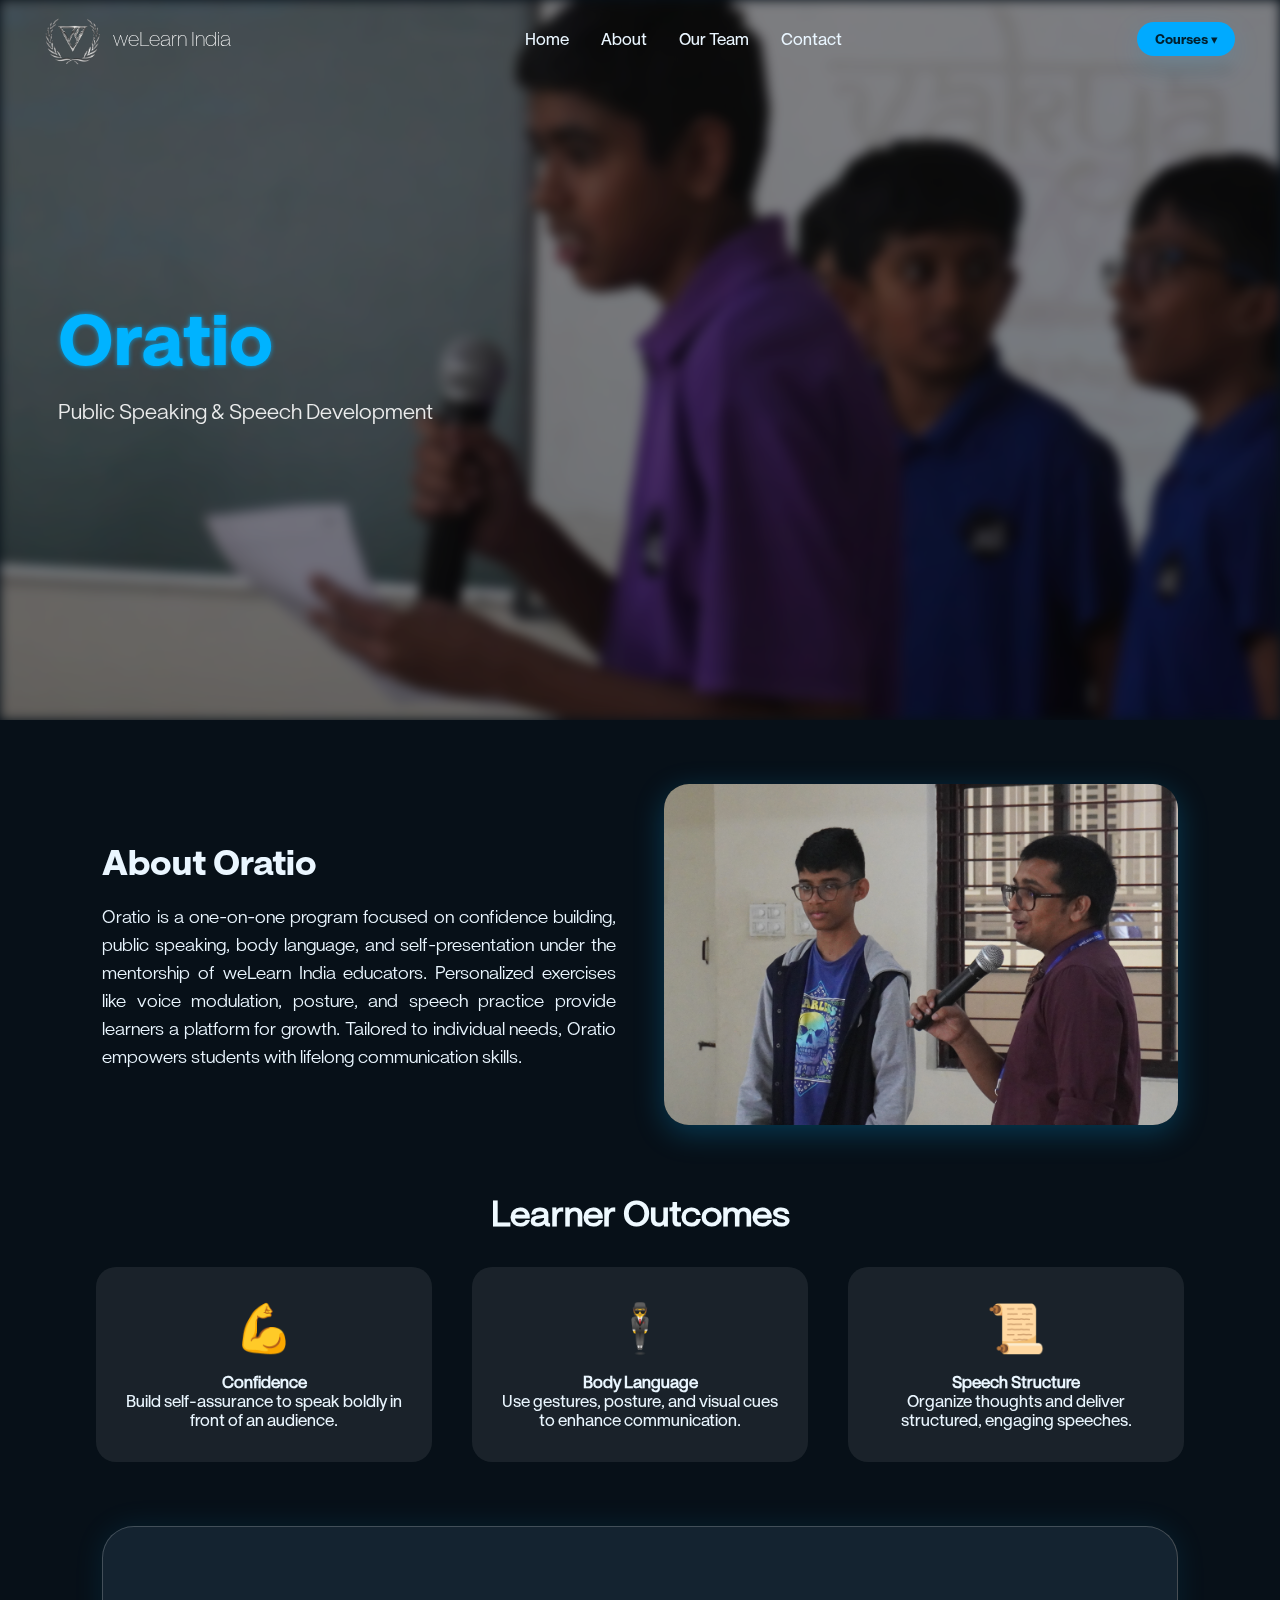
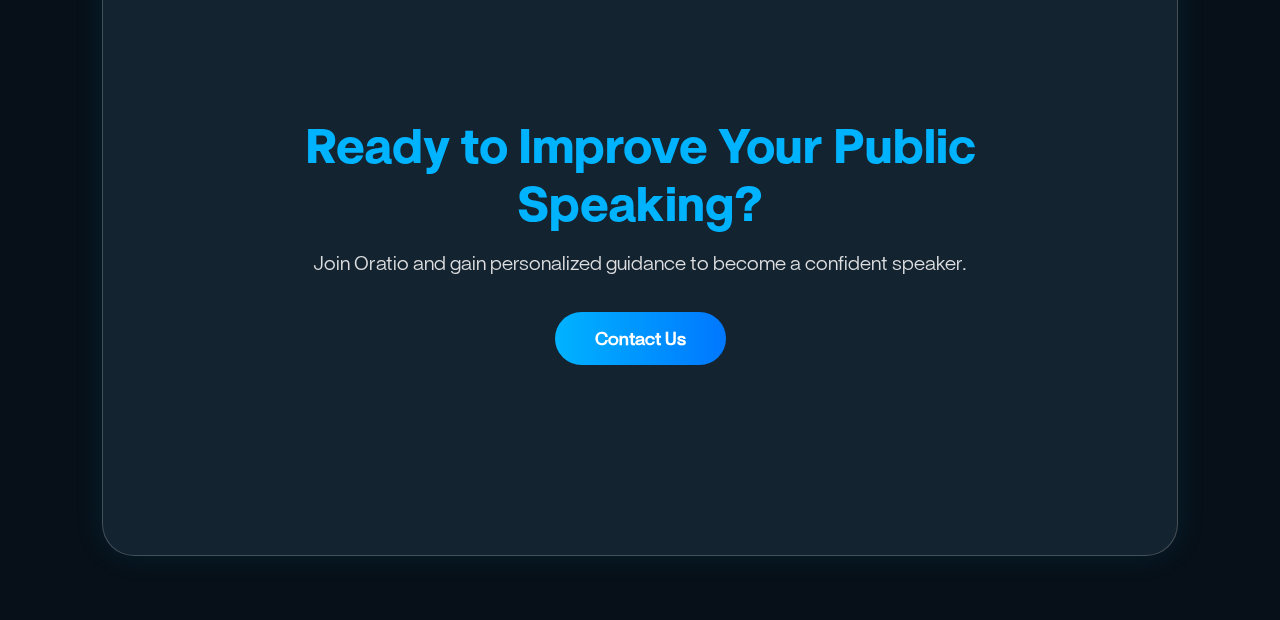
<file: courses/oratio.html>
<!DOCTYPE html>
<html lang="en">
<head>
  <meta charset="UTF-8" />
  <meta name="viewport" content="width=device-width, initial-scale=1.0" />
  <title>Oratio | weLearn India</title>
  <link rel="stylesheet" href="../styles/oratio.css" />
  <link rel="stylesheet" href="../style.css" />
</head>
<body>

  <!-- NAVBAR -->
  <nav id="navbar" class="transparent">
    <div class="nav-left">
      <a href="../index.html" class="logo-link">
        <img src="../files/logo.png" alt="weLearn logo" class="nav-logo" />
      </a>
      <span class="nav-title">weLearn India</span>
    </div>

    <ul class="nav-center">
      <li><a href="../index.html">Home</a></li>
      <li><a href="../about.html">About</a></li>
      <li><a href="../team.html">Our Team</a></li>
      <li><a href="../contact.html">Contact</a></li>
    </ul>

    <div class="nav-right">
      <div class="dropdown" id="courses-dropdown">
        <button id="courses-btn" class="courses-btn">Courses ▾</button>
        <div id="courses-menu" class="dropdown-menu">
          <a href="Vakya.html">Vakya</a>
          <a href="Vartha.html">Vartha</a>
          <a href="Prudentia.html">Prudentia</a>
          <a href="Oratio.html">Oratio</a>
        </div>
      </div>
    </div>
  </nav>

  <!-- HERO SECTION -->
  <section class="course-hero">
    <div class="hero-bg"></div>
    <div class="hero-content">
      <h1><span class="highlight">Oratio</span></h1>
      <p class="hero-sub">Public Speaking & Speech Development</p>
    </div>
  </section>

  <!-- ABOUT COURSE -->
  <section class="course-intro fade-in">
    <div class="intro-container">
      <div class="intro-text">
        <h2>About Oratio</h2>
        <p>
          Oratio is a one-on-one program focused on confidence building, public speaking, body language, and self-presentation under the mentorship of weLearn India educators. 
          Personalized exercises like voice modulation, posture, and speech practice provide learners a platform for growth. 
          Tailored to individual needs, Oratio empowers students with lifelong communication skills.
        </p>
      </div>
      <div class="intro-img">
        <img src="../files/images/courses/oratioabout.png" alt="Oratio About Image">
      </div>
    </div>
  </section>


  <!-- OUTCOMES -->
  <section class="outcomes-section">
    <h2 class="section-title">Learner Outcomes</h2>
    <div class="outcomes-grid">

      <div class="outcome-card">
        <div class="outcome-icon">💪</div>
        <h4>Confidence</h4>
        <p>Build self-assurance to speak boldly in front of an audience.</p>
      </div>

      <div class="outcome-card">
        <div class="outcome-icon">🕴</div>
        <h4>Body Language</h4>
        <p>Use gestures, posture, and visual cues to enhance communication.</p>
      </div>

      <div class="outcome-card">
        <div class="outcome-icon">📜</div>
        <h4>Speech Structure</h4>
        <p>Organize thoughts and deliver structured, engaging speeches.</p>
      </div>

    </div>
  </section>

  <!-- CTA SECTION -->
  <section class="cta-section">
    <div class="cta-content">
      <h2>Ready to Improve Your Public Speaking?</h2>
      <p>Join Oratio and gain personalized guidance to become a confident speaker.</p>
      <a href="../contact.html" class="cta-button">Contact Us</a>
    </div>
  </section>

  <script src="../script.js"></script>
</body>
</html>
</file>
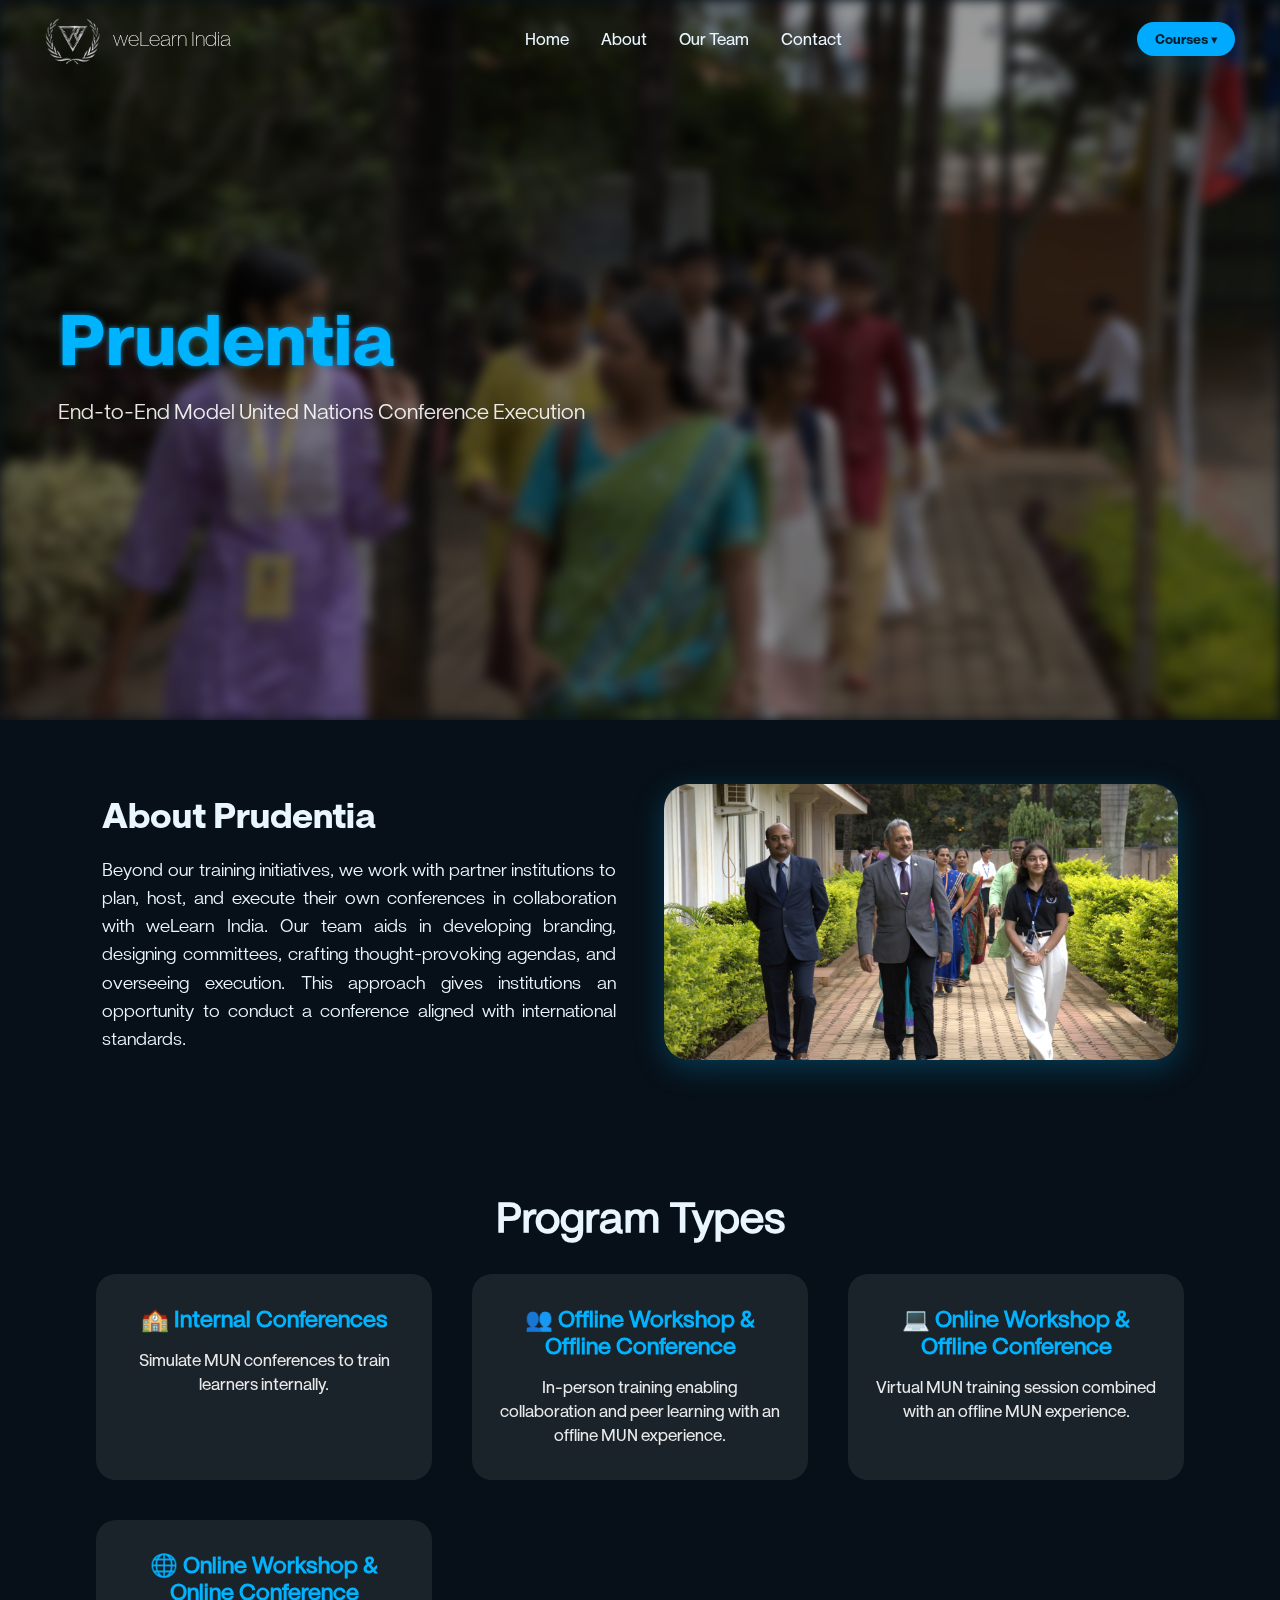
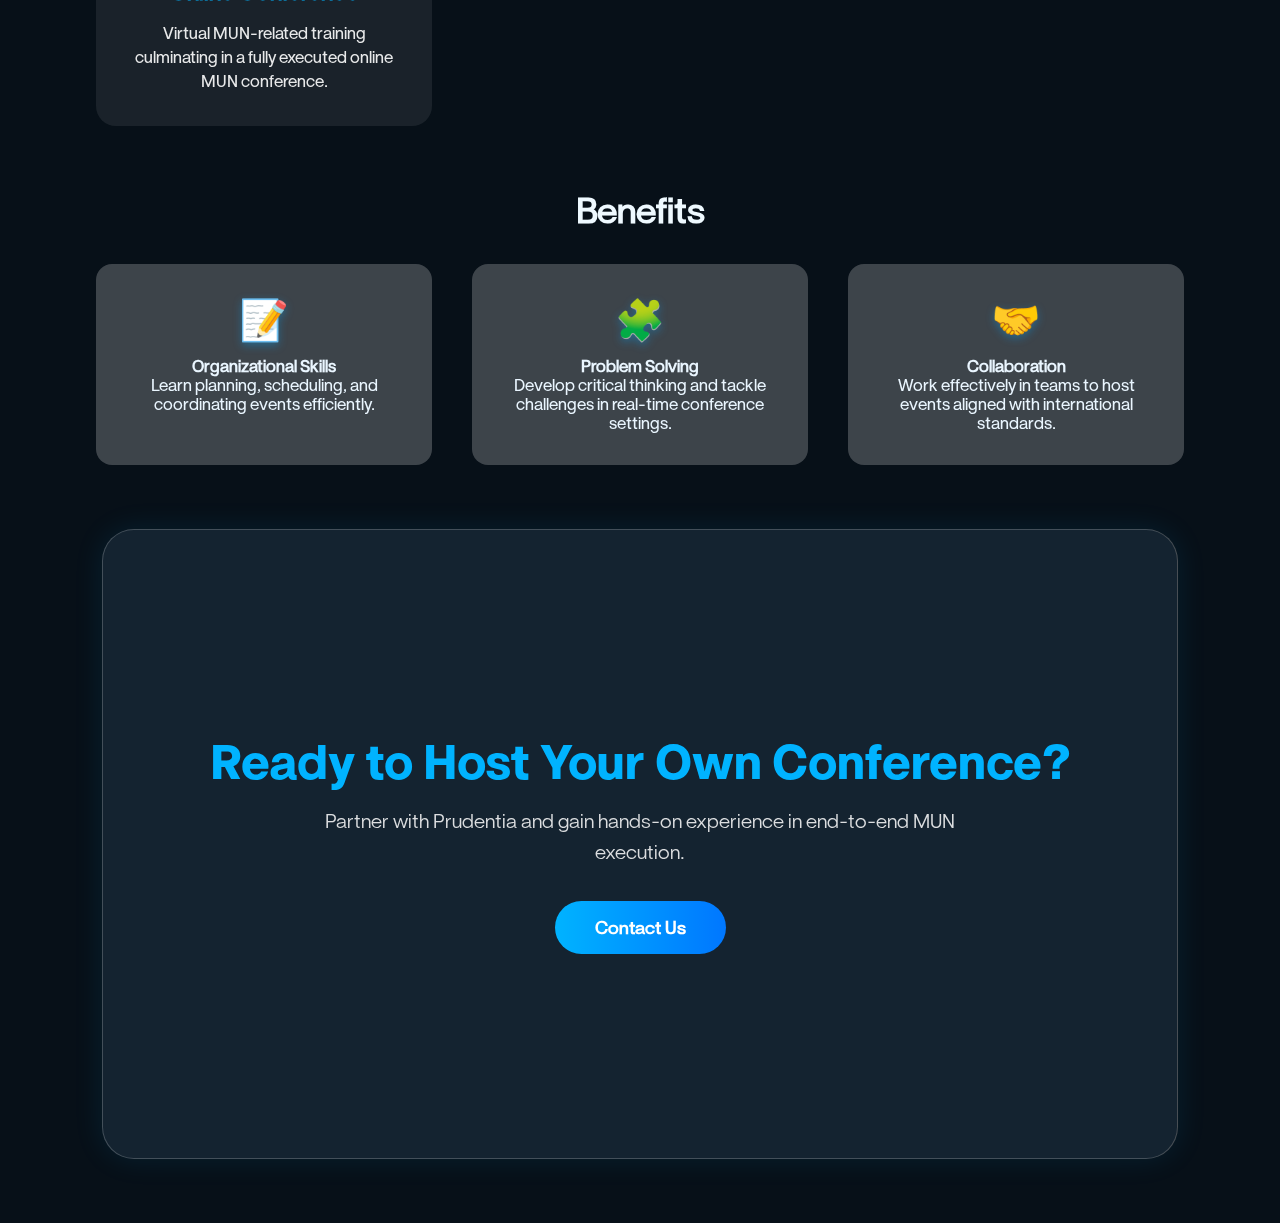
<file: courses/prudentia.html>
<!DOCTYPE html>
<html lang="en">
<head>
  <meta charset="UTF-8" />
  <meta name="viewport" content="width=device-width, initial-scale=1.0" />
  <title>Prudentia | weLearn India</title>
  <link rel="stylesheet" href="../styles/prudentia.css" />
  <link rel="stylesheet" href="../style.css" />
</head>
<body>

  <!-- NAVBAR -->
  <nav id="navbar" class="transparent">
    <div class="nav-left">
      <a href="../index.html" class="logo-link">
        <img src="../files/logo.png" alt="weLearn logo" class="nav-logo" />
      </a>
      <span class="nav-title">weLearn India</span>
    </div>

    <ul class="nav-center">
      <li><a href="../index.html">Home</a></li>
      <li><a href="../about.html">About</a></li>
      <li><a href="../team.html">Our Team</a></li>
      <li><a href="../contact.html">Contact</a></li>
    </ul>

    <div class="nav-right">
      <div class="dropdown" id="courses-dropdown">
        <button id="courses-btn" class="courses-btn">Courses ▾</button>
        <div id="courses-menu" class="dropdown-menu">
          <a href="Vakya.html">Vakya</a>
          <a href="Vartha.html">Vartha</a>
          <a href="Prudentia.html">Prudentia</a>
          <a href="Oratio.html">Oratio</a>
        </div>
      </div>
    </div>
  </nav>

  <!-- HERO SECTION -->
  <section class="course-hero">
    <div class="hero-bg"></div>
    <div class="hero-content">
      <h1><span class="highlight">Prudentia</span></h1>
      <p class="hero-sub">End-to-End Model United Nations Conference Execution</p>
    </div>
  </section>

  <!-- ABOUT COURSE -->
  <section class="course-intro fade-in">
    <div class="intro-container">
      <div class="intro-text">
        <h2>About Prudentia</h2>
        <p>
          Beyond our training initiatives, we work with partner institutions to plan, host, and execute their own conferences in collaboration with weLearn India. 
          Our team aids in developing branding, designing committees, crafting thought-provoking agendas, and overseeing execution. 
          This approach gives institutions an opportunity to conduct a conference aligned with international standards.
        </p>
      </div>
      <div class="intro-img">
        <img src="../files/images/courses/prudentiaabout.jpg" alt="Prudentia About Image">
      </div>
    </div>
  </section>

  <!-- LEVELS -->
  <section class="levels fade-in">
    <div class="container">
      <h2>Program Types</h2>
      <div class="levels-grid">
        <div class="level-card glass">
          <h3>🏫 Internal Conferences</h3>
          <p>Simulate MUN conferences to train learners internally.</p>
        </div>
        <div class="level-card glass">
          <h3>👥 Offline Workshop & Offline Conference</h3>
          <p>In-person training enabling collaboration and peer learning with an offline MUN experience.</p>
        </div>
        <div class="level-card glass">
          <h3>💻 Online Workshop & Offline Conference</h3>
          <p>Virtual MUN training session combined with an offline MUN experience.</p>
        </div>
        <div class="level-card glass">
          <h3>🌐 Online Workshop & Online Conference</h3>
          <p>Virtual MUN-related training culminating in a fully executed online MUN conference.</p>
        </div>
      </div>
    </div>
  </section>

  <!-- OUTCOMES -->
  <section class="outcomes-section">
    <h2 class="section-title">Benefits</h2>
    <div class="outcomes-grid">

      <div class="outcome-card">
        <div class="outcome-icon">📝</div>
        <h4>Organizational Skills</h4>
        <p>Learn planning, scheduling, and coordinating events efficiently.</p>
      </div>

      <div class="outcome-card">
        <div class="outcome-icon">🧩</div>
        <h4>Problem Solving</h4>
        <p>Develop critical thinking and tackle challenges in real-time conference settings.</p>
      </div>

      <div class="outcome-card">
        <div class="outcome-icon">🤝</div>
        <h4>Collaboration</h4>
        <p>Work effectively in teams to host events aligned with international standards.</p>
      </div>

    </div>
  </section>

  <!-- CTA SECTION -->
  <section class="cta-section">
    <div class="cta-content">
      <h2>Ready to Host Your Own Conference?</h2>
      <p>Partner with Prudentia and gain hands-on experience in end-to-end MUN execution.</p>
      <a href="../contact.html" class="cta-button">Contact Us</a>
    </div>
  </section>

  <script src="../script.js"></script>
</body>
</html>
</file>
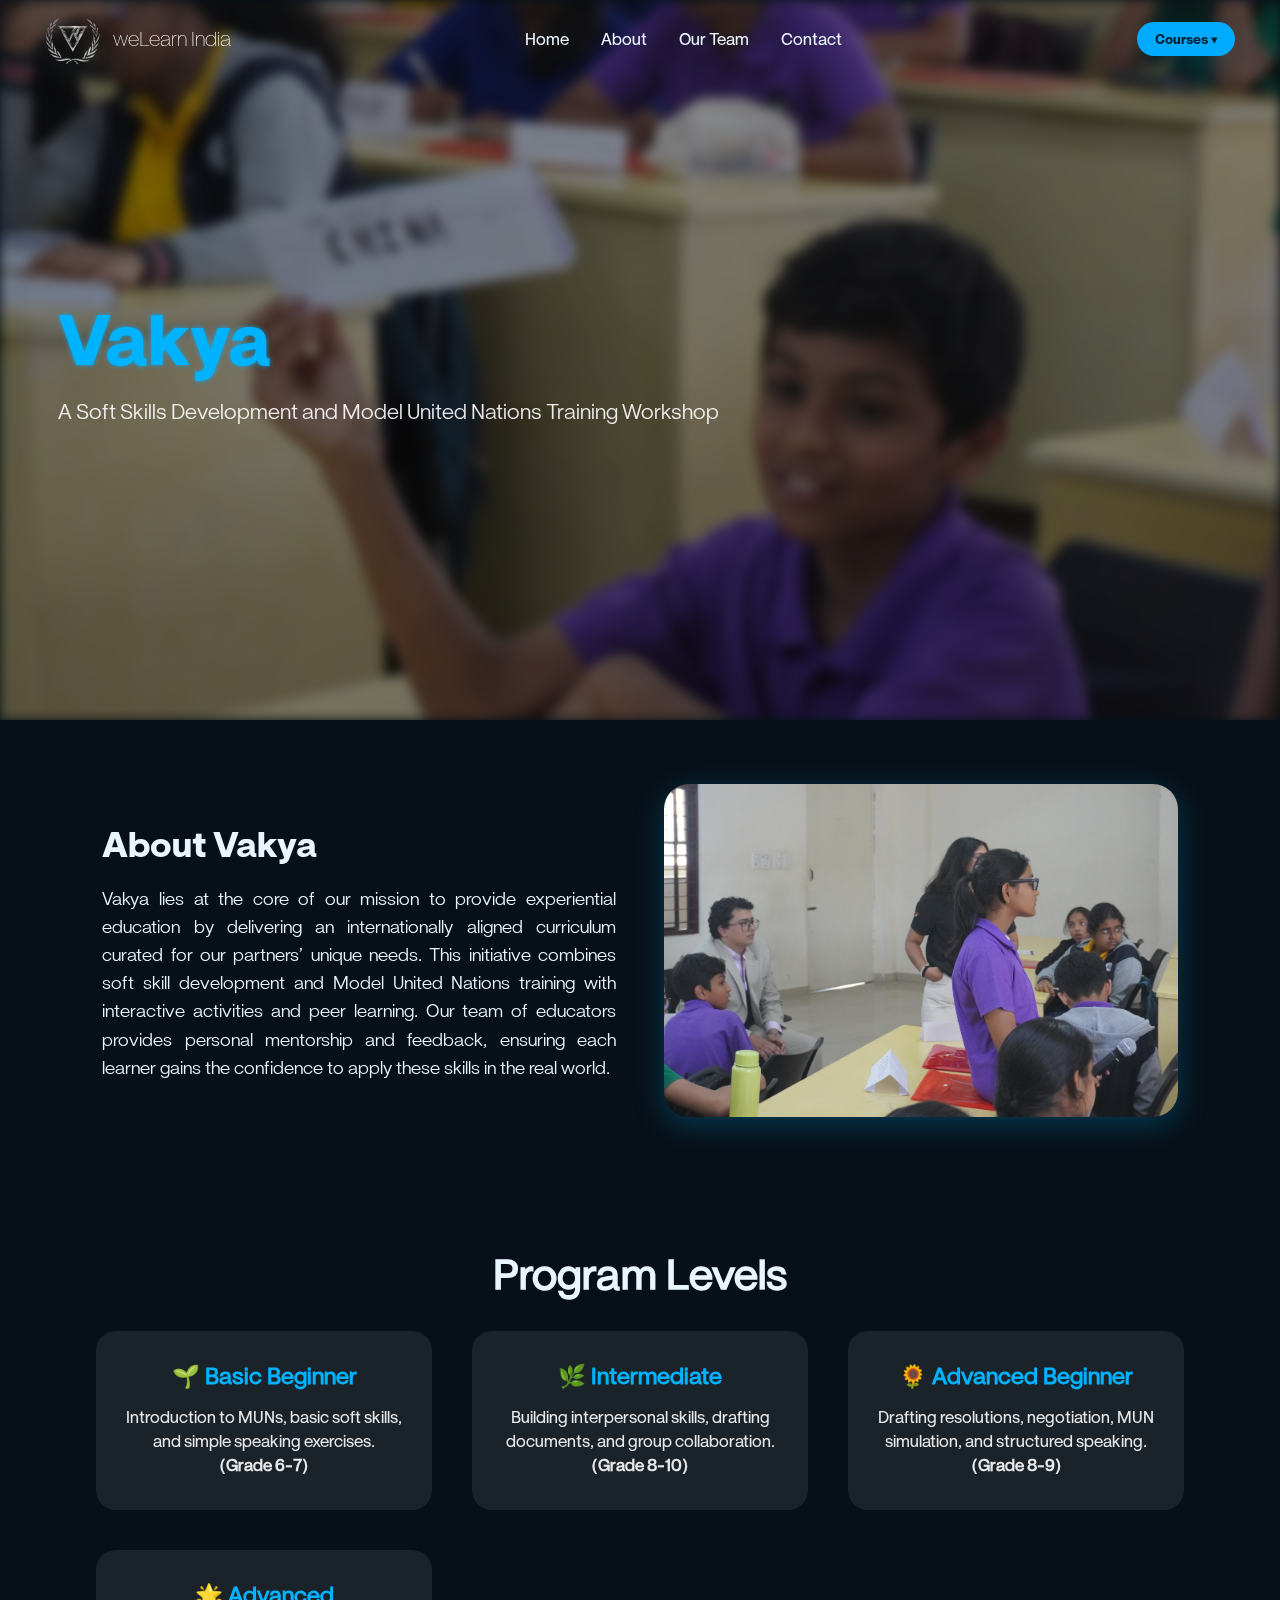
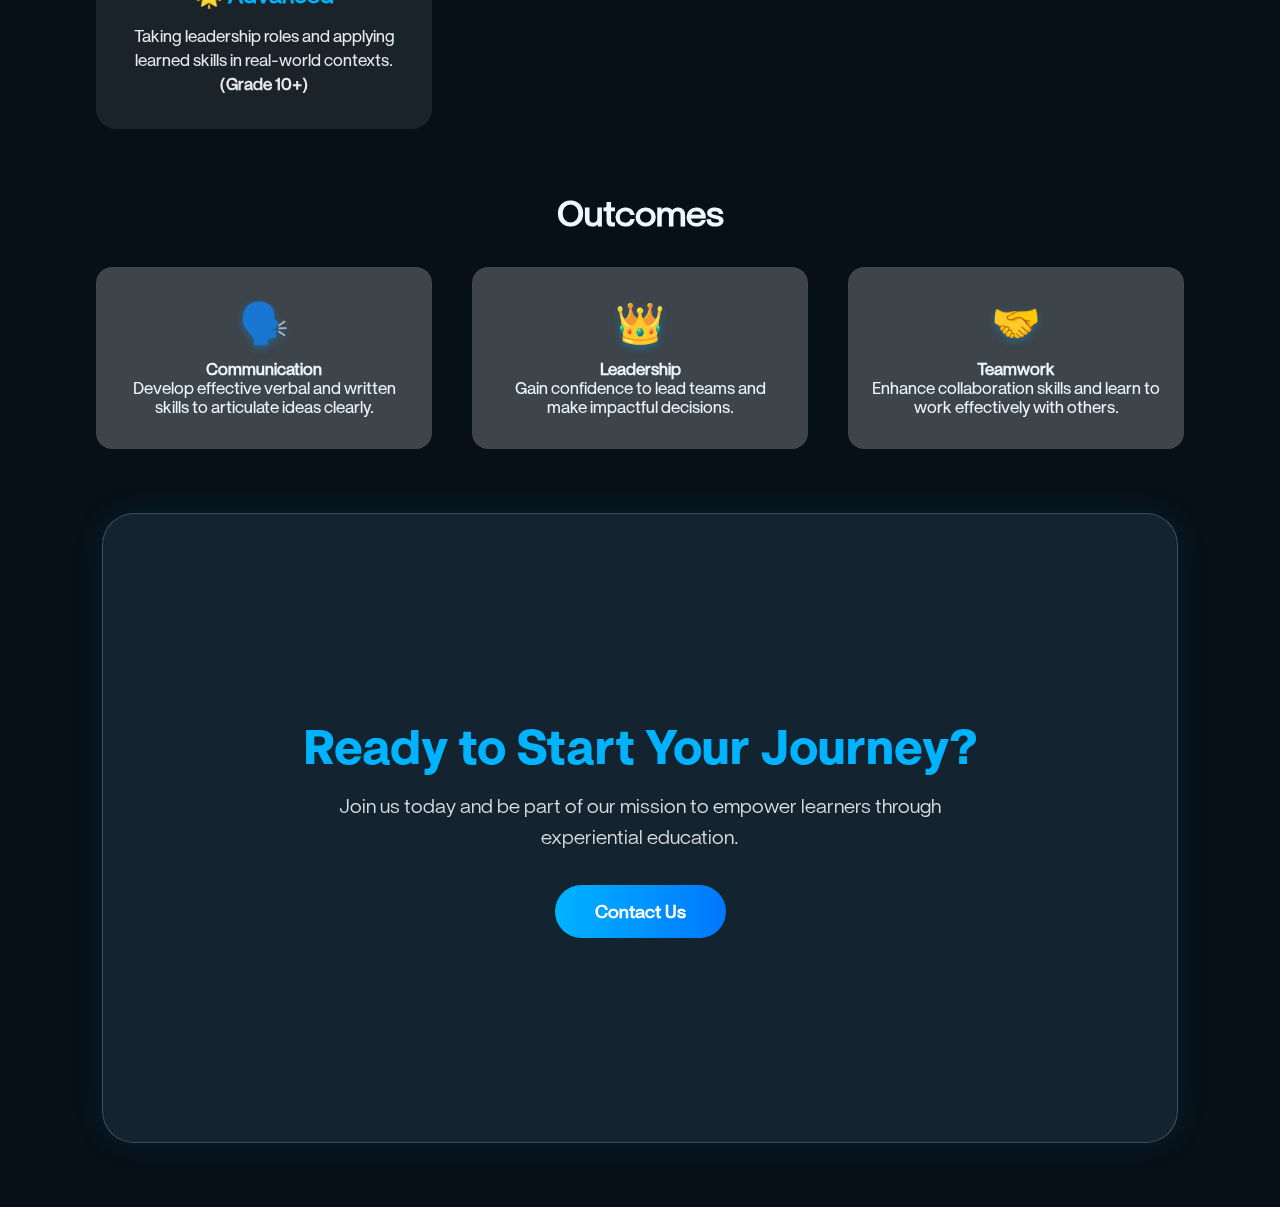
<file: courses/vakya.html>
<!DOCTYPE html>
<html lang="en">
<head>
  <meta charset="UTF-8" />
  <meta name="viewport" content="width=device-width, initial-scale=1.0" />
  <title>Vakya | weLearn India</title>
  <link rel="stylesheet" href="../styles/vakya.css" />
  <link rel="stylesheet" href="../style.css" />
</head>
<body>

  <!-- NAVBAR -->
  <nav id="navbar" class="transparent">
    <div class="nav-left">
      <a href="../index.html" class="logo-link">
        <img src="../files/logo.png" alt="weLearn logo" class="nav-logo" />
      </a>
      <span class="nav-title">weLearn India</span>
    </div>

    <ul class="nav-center">
      <li><a href="../index.html">Home</a></li>
      <li><a href="../about.html">About</a></li>
      <li><a href="../team.html">Our Team</a></li>
      <li><a href="../contact.html">Contact</a></li>
    </ul>

    <div class="nav-right">
      <div class="dropdown" id="courses-dropdown">
        <button id="courses-btn" class="courses-btn">Courses ▾</button>
        <div id="courses-menu" class="dropdown-menu">
          <a href="Vakya.html">Vakya</a>
          <a href="Vartha.html">Vartha</a>
          <a href="Prudentia.html">Prudentia</a>
          <a href="Oratio.html">Oratio</a>
        </div>
      </div>
    </div>
  </nav>

  <!-- HERO SECTION -->
  <section class="course-hero">
    <div class="hero-bg"></div>
    <div class="hero-content">
      <h1><span class="highlight">Vakya</span></h1>
      <p class="hero-sub">A Soft Skills Development and Model United Nations Training Workshop</p>
    </div>
  </section>

  <!-- ABOUT COURSE -->
  <section class="course-intro fade-in">
    <div class="intro-container">
      <div class="intro-text">
        <h2>About Vakya</h2>
        <p>
          Vakya lies at the core of our mission to provide experiential education by delivering an internationally aligned curriculum curated for our partners’ unique needs. 
          This initiative combines soft skill development and Model United Nations training with interactive activities and peer learning. 
          Our team of educators provides personal mentorship and feedback, ensuring each learner gains the confidence to apply these skills in the real world.
        </p>
      </div>
      <div class="intro-img">
        <img src="../files/images/courses/vakyaabout.png" alt="Vakya About Image">
      </div>
    </div>
  </section>

  <!-- LEVELS -->
  <section class="levels fade-in">
    <div class="container">
      <h2>Program Levels</h2>
      <div class="levels-grid">
        <div class="level-card glass">
          <h3>🌱 Basic Beginner</h3>
          <p>Introduction to MUNs, basic soft skills, and simple speaking exercises.<br><strong>(Grade 6–7)</strong></p>
        </div>
        <div class="level-card glass">
          <h3>🌿 Intermediate</h3>
          <p>Building interpersonal skills, drafting documents, and group collaboration.<br><strong>(Grade 8–10)</strong></p>
        </div>
        <div class="level-card glass">
          <h3>🌻 Advanced Beginner</h3>
          <p>Drafting resolutions, negotiation, MUN simulation, and structured speaking.<br><strong>(Grade 8–9)</strong></p>
        </div>
        <div class="level-card glass">
          <h3>🌟 Advanced</h3>
          <p>Taking leadership roles and applying learned skills in real-world contexts.<br><strong>(Grade 10+)</strong></p>
        </div>
      </div>
    </div>
  </section>

<section class="outcomes-section">
  <h2 class="section-title">Outcomes</h2>
  <div class="outcomes-grid">

    <!-- Outcome 1 -->
    <div class="outcome-card">
      <div class="outcome-icon">🗣️</div>
      <h4>Communication</h4>
      <p>Develop effective verbal and written skills to articulate ideas clearly.</p>
    </div>

    <!-- Outcome 2 -->
    <div class="outcome-card">
      <div class="outcome-icon">👑</div>
      <h4>Leadership</h4>
      <p>Gain confidence to lead teams and make impactful decisions.</p>
    </div>

    <!-- Outcome 3 -->
    <div class="outcome-card">
      <div class="outcome-icon">🤝</div>
      <h4>Teamwork</h4>
      <p>Enhance collaboration skills and learn to work effectively with others.</p>
    </div>

  </div>
</section>

<section class="cta-section">
  <div class="cta-content">
    <h2>Ready to Start Your Journey?</h2>
    <p>Join us today and be part of our mission to empower learners through experiential education.</p>
    <a href="../contact.html" class="cta-button">Contact Us</a>
  </div>
</section>


  <script src="../script.js"></script>
</body>
</html>
</file>
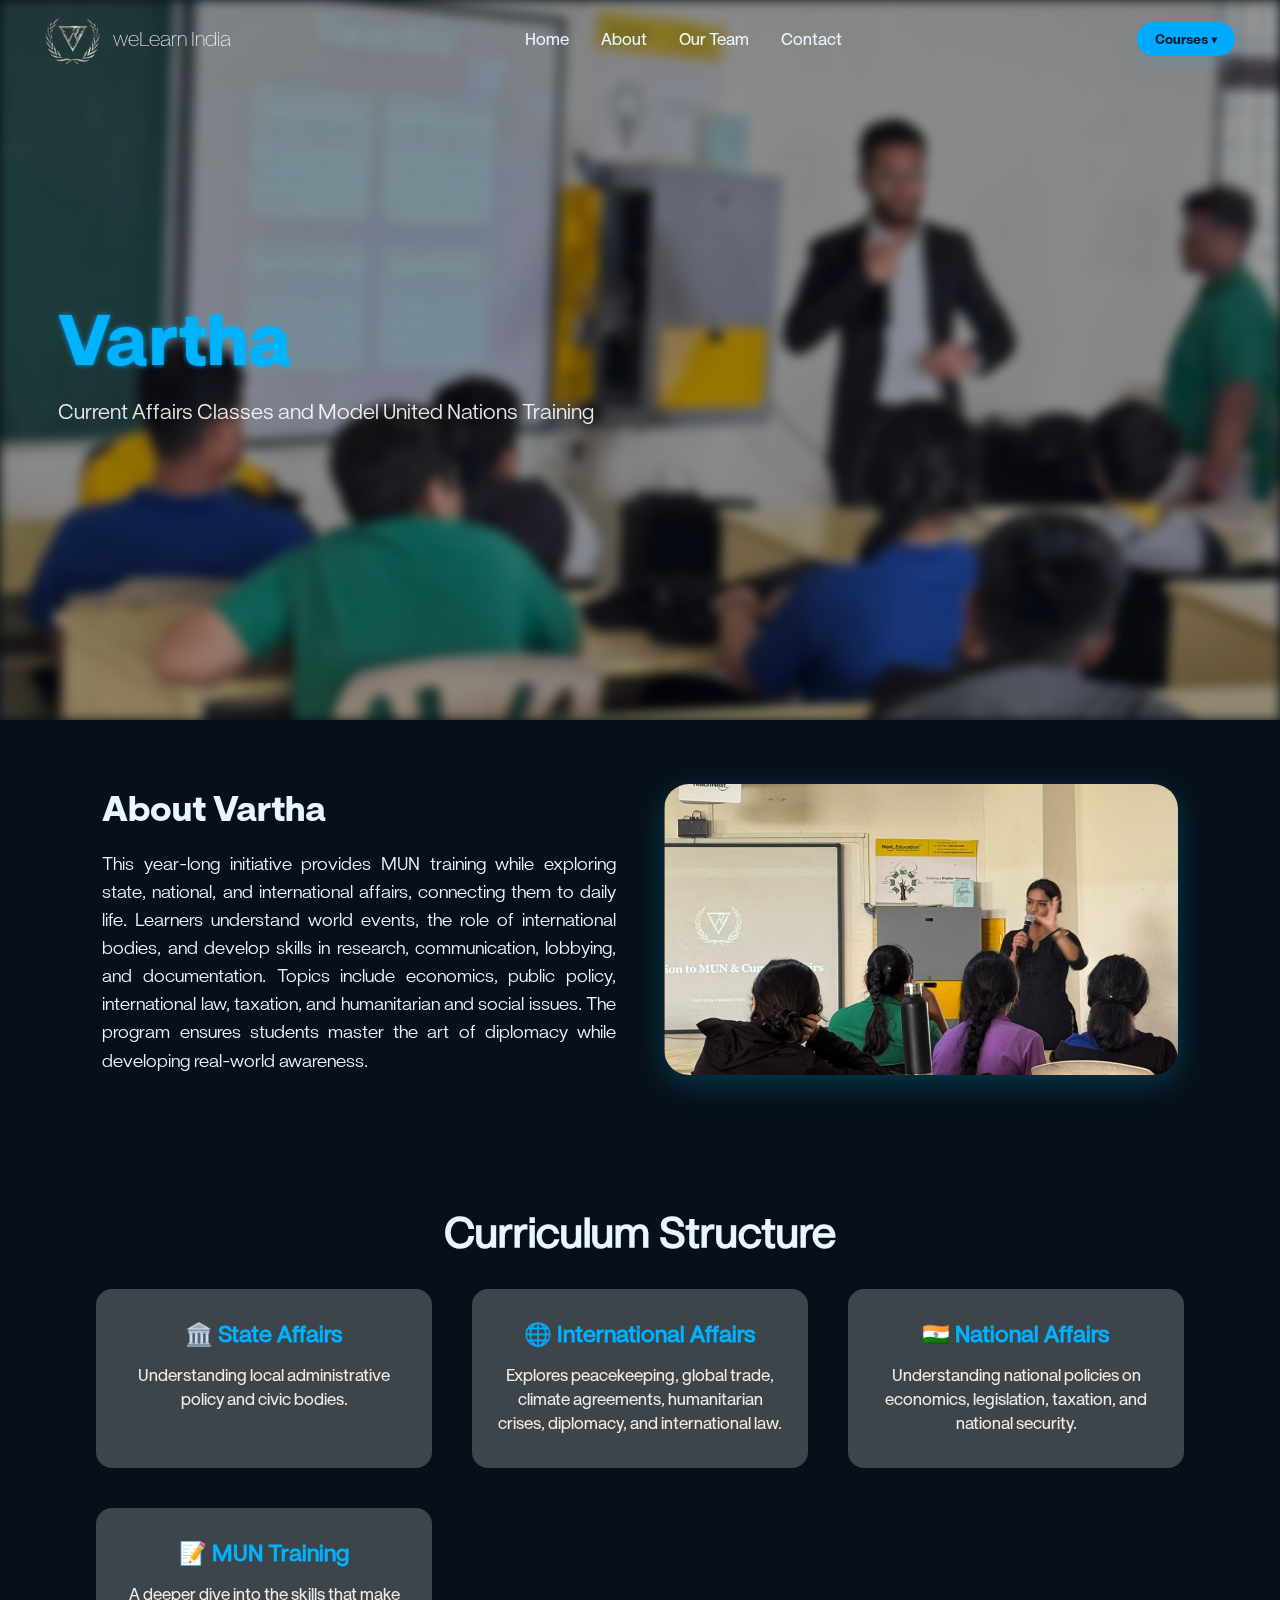
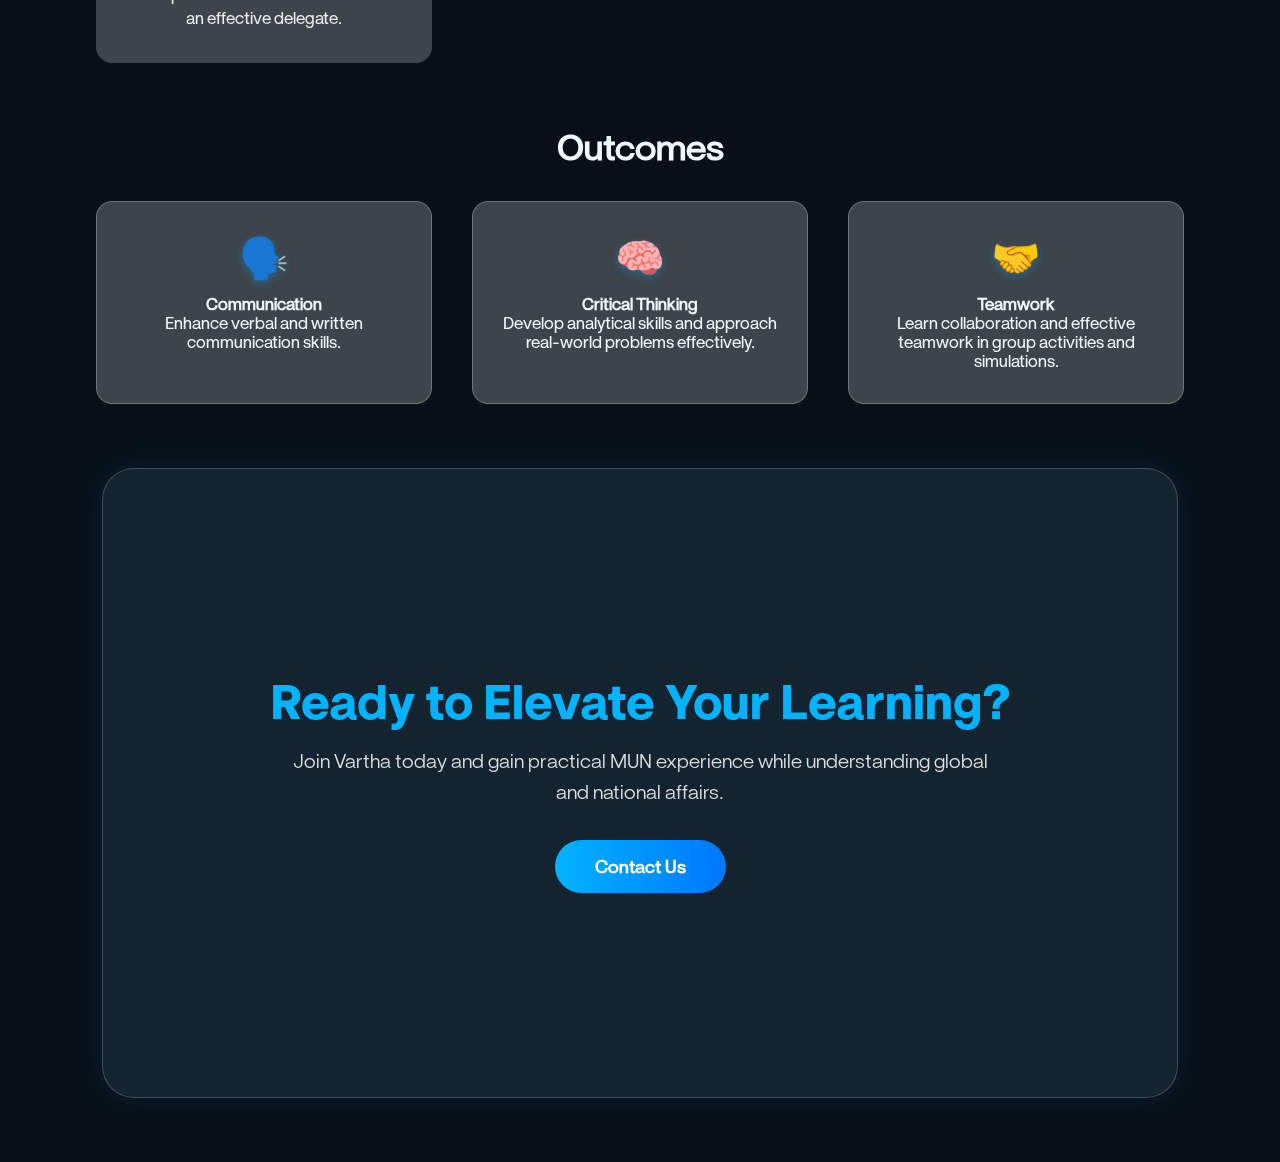
<file: courses/vartha.html>
<!DOCTYPE html>
<html lang="en">
<head>
  <meta charset="UTF-8" />
  <meta name="viewport" content="width=device-width, initial-scale=1.0" />
  <title>Vartha | weLearn India</title>
  <link rel="stylesheet" href="../styles/vartha.css" />
  <link rel="stylesheet" href="../style.css" />
</head>
<body>

  <!-- NAVBAR -->
  <nav id="navbar" class="transparent">
    <div class="nav-left">
      <a href="../index.html" class="logo-link">
        <img src="../files/logo.png" alt="weLearn logo" class="nav-logo" />
      </a>
      <span class="nav-title">weLearn India</span>
    </div>

    <ul class="nav-center">
      <li><a href="../index.html">Home</a></li>
      <li><a href="../about.html">About</a></li>
      <li><a href="../team.html">Our Team</a></li>
      <li><a href="../contact.html">Contact</a></li>
    </ul>

    <div class="nav-right">
      <div class="dropdown" id="courses-dropdown">
        <button id="courses-btn" class="courses-btn">Courses ▾</button>
        <div id="courses-menu" class="dropdown-menu">
          <a href="Vakya.html">Vakya</a>
          <a href="Vartha.html">Vartha</a>
          <a href="Prudentia.html">Prudentia</a>
          <a href="Oratio.html">Oratio</a>
        </div>
      </div>
    </div>
  </nav>

  <!-- HERO SECTION -->
  <section class="course-hero">
    <div class="hero-bg"></div>
    <div class="hero-content">
      <h1><span class="highlight">Vartha</span></h1>
      <p class="hero-sub">Current Affairs Classes and Model United Nations Training</p>
    </div>
  </section>

  <!-- ABOUT COURSE -->
  <section class="course-intro fade-in">
    <div class="intro-container">
      <div class="intro-text">
        <h2>About Vartha</h2>
        <p>
          This year-long initiative provides MUN training while exploring state, national, and international affairs, connecting them to daily life.
          Learners understand world events, the role of international bodies, and develop skills in research, communication, lobbying, and documentation.
          Topics include economics, public policy, international law, taxation, and humanitarian and social issues. 
          The program ensures students master the art of diplomacy while developing real-world awareness.
        </p>
      </div>
      <div class="intro-img">
        <img src="../files/images/courses/varthaabout.jpg" alt="Vartha About Image">
      </div>
    </div>
  </section>

  <!-- LEVELS -->
  <section class="levels fade-in">
    <div class="container">
      <h2>Curriculum Structure</h2>
      <div class="levels-grid">
        <div class="level-card glass">
          <h3>🏛️ State Affairs</h3>
          <p>Understanding local administrative policy and civic bodies.</p>
        </div>
        <div class="level-card glass">
          <h3>🌐 International Affairs</h3>
          <p>Explores peacekeeping, global trade, climate agreements, humanitarian crises, diplomacy, and international law.</p>
        </div>
        <div class="level-card glass">
          <h3>🇮🇳 National Affairs</h3>
          <p>Understanding national policies on economics, legislation, taxation, and national security.</p>
        </div>
        <div class="level-card glass">
          <h3>📝 MUN Training</h3>
          <p>A deeper dive into the skills that make an effective delegate.</p>
        </div>
      </div>
    </div>
  </section>

  <!-- OUTCOMES -->
  <section class="outcomes-section">
    <h2 class="section-title">Outcomes</h2>
    <div class="outcomes-grid">

      <div class="outcome-card">
        <div class="outcome-icon">🗣️</div>
        <h4>Communication</h4>
        <p>Enhance verbal and written communication skills.</p>
      </div>

      <div class="outcome-card">
        <div class="outcome-icon">🧠</div>
        <h4>Critical Thinking</h4>
        <p>Develop analytical skills and approach real-world problems effectively.</p>
      </div>

      <div class="outcome-card">
        <div class="outcome-icon">🤝</div>
        <h4>Teamwork</h4>
        <p>Learn collaboration and effective teamwork in group activities and simulations.</p>
      </div>

    </div>
  </section>

  <!-- CTA SECTION -->
  <section class="cta-section">
    <div class="cta-content">
      <h2>Ready to Elevate Your Learning?</h2>
      <p>Join Vartha today and gain practical MUN experience while understanding global and national affairs.</p>
      <a href="../contact.html" class="cta-button">Contact Us</a>
    </div>
  </section>

  <script src="../script.js"></script>
</body>
</html>
</file>
<file: styles/oratio.css>
/* HERO SECTION */
.course-hero {
  position: relative;
  display: flex;
  align-items: center;
  justify-content: flex-start;
  padding: 4rem 4.5%;
  min-height: 80vh;
  overflow: hidden;
  color: #eef9ff;
}

.course-hero .hero-bg {
  position: absolute;
  inset: 0;
  background: url('../files/images/courses/oratiohero.png') center/cover no-repeat;
  filter: blur(6px) brightness(0.6);
  z-index: 1;
}

.course-hero .hero-content {
  position: relative;
  z-index: 5;
  max-width: 700px;
}

.course-hero h1 {
  font-family: "NatureBold";
  font-size: 4.5rem;
  margin-bottom: 1rem;
}

.course-hero .highlight {
  color: #00b3ff;
  text-shadow: 0 0 5px rgba(0,179,255,0.8);
}

.hero-sub {
  font-family: "NatureLight";
  font-size: 1.3rem;
  color: rgba(255,255,255,0.9);
}



/* ABOUT SECTION */
.course-intro {
  padding: 4rem 8%;
  color: #eaf6ff;
}

.intro-container {
  display: flex;
  flex-wrap: wrap;
  align-items: center;
  gap: 3rem;
}

.intro-text {
  flex: 1 1 45%;
}

.intro-text h2 {
  font-family: "NatureBold";
  font-size: 2.2rem;
  margin-bottom: 1.2rem;
}
.intro-text p {
  font-family: "NatureLight";
  font-size: 1.1rem;
  line-height: 1.6;
  text-align: justify;
}

.intro-img {
  flex: 1 1 45%;
}

.intro-img img {
  width: 100%;
  border-radius: 25px;
  box-shadow: 0 8px 30px rgba(0, 179, 255, 0.25);
}


/* ---------- PROGRAM LEVELS ---------- */
.levels {
  padding: 4rem 5%;
  color: #eaf6ff;
  text-align: center;
}

.levels h2 {
  font-size: 2.6rem;
  margin-bottom: 2rem;
  text-align: center;
}

.levels-grid {
  display: grid;
  grid-template-columns: repeat(auto-fit, minmax(250px, 1fr));
  gap: 2.5rem;
  margin-top: 2rem;
  justify-items: center;
  padding: 0 2rem;
}

.level-card {
  position: relative;
  background: rgba(255,255,255,0.08);
  backdrop-filter: blur(14px);
  border-radius: 20px;
  padding: 2rem 1.5rem;
  text-align: center;
  transition: transform 0.3s ease, background 0.3s ease;
}

.level-card:hover {
  background: rgba(0,179,255,0.15);
  transform: translateY(-6px);
}

.level-card h3 {
  margin-bottom: 1rem;
  color: #00b3ff;
  font-size: 1.4rem;
  text-align: center;
}

.level-card p {
  color: rgba(255,255,255,0.9);
  line-height: 1.5;
  text-align: center;
}

/* ---------- RESPONSIVE ---------- */
@media (max-width: 1200px) {
  .levels-grid {
    grid-template-columns: repeat(auto-fit, minmax(250px, 1fr));
  }
}

@media (max-width: 820px) {
  .levels-grid {
    grid-template-columns: 1fr;
  }
}

.outcomes-grid {
display: grid;
  grid-template-columns: repeat(auto-fit, minmax(250px, 1fr));
  gap: 2.5rem;
  margin-top: 2rem;
  justify-items: center;
  padding: 0 6rem;
}


.outcomes-section .outcome-card {
  width: 100%;
}


.outcomes-section .outcome-icon {
  font-size: 3rem; /* size of the emoji */
  color: #00b3ff;  /* blue color */
  margin-bottom: 1rem;
  display: inline-block;
}

.outcomes-section .outcome-card {
  background: rgba(255,255,255,0.08);
  backdrop-filter: blur(14px);
  border-radius: 20px;
  padding: 2rem 1.5rem;
  text-align: center;
  transition: transform 0.3s ease, background 0.3s ease;
}

.outcomes-section .outcome-card:hover {
  background: rgba(0,179,255,0.15);
  transform: translateY(-6px);
}

.outcomes-section .section-title {
  text-align: center;
  font-size: 2.2rem;
  color: #eef9ff;
  margin-bottom: 2rem;
}





/* ---------- CALL TO ACTION (CENTERED GLASSMORPHIC) ---------- */
.cta-section {
  display: flex;
  align-items: center;
  justify-content: center;
  flex-direction: column;
  text-align: center;
  min-height: 70vh;
  background: rgba(255, 255, 255, 0.08);
  backdrop-filter: blur(16px) saturate(180%);
  -webkit-backdrop-filter: blur(16px) saturate(180%);
  border: 1px solid rgba(255, 255, 255, 0.2);
  border-radius: 2rem;
  padding: 4rem 8%;
  margin: 4rem 8%;
  box-shadow: 0 0 30px rgba(0, 179, 255, 0.1);
  color: #eaf6ff;
}

.cta-content h2 {
  font-family: "NatureBold";
  font-size: 3rem;
  color: #00b3ff;
  margin-bottom: 1rem;
}

.cta-content p {
  font-family: "NatureLight";
  font-size: 1.2rem;
  color: rgba(255, 255, 255, 0.85);
  max-width: 700px;
  margin: 0 auto 2rem;
  line-height: 1.6;
}

.cta-button {
  display: inline-block;
  background: linear-gradient(90deg, #00b3ff, #0077ff);
  color: #fff;
  padding: 1rem 2.5rem;
  border-radius: 50px;
  text-decoration: none;
  font-weight: 600;
  font-size: 1.1rem;
  transition: all 0.3s ease;
}

.cta-button:hover {
  transform: translateY(-4px);
  box-shadow: 0 0 20px rgba(0, 179, 255, 0.6);
}



/* ---------- RESPONSIVE ---------- */
@media (max-width: 768px) {
  .cta-content h2 {
    font-size: 2.2rem;
  }

  .cta-content p {
    font-size: 1rem;
  }
}
</file>
<file: style.css>
/* ===== FONTS ===== */
@font-face {
  font-family: "NatureRegular";
  src: url("fonts/ZTNature-Regular.woff2");
}
@font-face {
  font-family: "NatureLight";
  src: url("fonts/ZTNature-Light.woff2");
}
@font-face {
  font-family: "NatureBold";
  src: url("fonts/ZTNature-Bold.woff2");
}
@font-face {
  font-family: "NatureRegular";
  src: url("fonts/ZTNature-Regular.woff2");
}
@font-face {
  font-family: "NatureLight";
  src: url("fonts/ZTNature-Light.woff2");
}
@font-face {
  font-family: 'NatureThin';
  src: url('fonts/ZTNature-Thin.woff2');
}
@font-face {
  font-family: ('NatureMedium');
  src: url('fonts/ZTNature-Medium.woff2');
}
@font-face {
  font-family: 'ExtraLight';
  src: url('fonts/ZTNature-ExtraLight.woff2');
}
@font-face {
  font-family: 'LazyDog';
  src: url('fonts/lazy_dog.ttf') format('truetype');
}

:root{
  --bg:#071018;
  --accent:#00aaff;
  --muted:#9fbfda;
  --glass: rgba(255,255,255,0.06);
}
*{box-sizing:border-box;margin:0;padding:0}
body{
  font-family:"NatureRegular", system-ui, -apple-system, "Segoe UI", Roboto, "Helvetica Neue", Arial;
  background:var(--bg);
  color:#eaf6ff;
}

/* NAVBAR - 3 column layout */
#navbar{
  position:fixed; top:0; left:0; right:0; height:auto;
  display:flex; align-items:center; gap:1rem;
  padding:0.7rem 3.5%; z-index:1200;
  transition: background 300ms ease, backdrop-filter 300ms ease, box-shadow 300ms ease;
}
#navbar.transparent{ background: transparent; }
#navbar.glass{ background: var(--glass); backdrop-filter: blur(10px); box-shadow: 0 10px 40px rgba(0,170,255,0.08); }

/* left: fixed sizing */
.nav-left{ display:flex; align-items:center; gap:12px; flex:0 0 auto; }
.logo-link{ display:inline-block; }
.nav-logo{ height:56px; width:auto; display:block; }
.nav-title{ font-family:"NatureThin"; color:#fff; font-size:1.25rem; }

/* center: takes remaining space and centers links */
.nav-center{
  list-style:none; display:flex; gap:2rem; justify-content:center; align-items:center;
  flex:1 1 auto; padding:0; margin:0;
}
.nav-center li a{
  color:#eaf6ff; text-decoration:none; font-family:"NatureRegular"; position:relative; padding:6px 0;
}
.nav-center li a::after{
  content:""; position:absolute; left:0; bottom:-6px; height:3px; width:0; background:var(--accent); transition: width .28s cubic-bezier(.2,.9,.2,1);
  border-radius:2px;
}
.nav-center li a:hover{ color:var(--accent); }
.nav-center li a:hover::after{ width:100%; }

/* right: auto width, keeps courses visible */
.nav-right{ display:flex; align-items:center; gap:8px; flex:0 0 auto; position:relative; }

/* Courses button - very rounded */
.courses-btn{
  background:var(--accent); color:#00202f; border:none; padding:.55rem 1.1rem; border-radius:999px;
  font-family:"NatureBold"; box-shadow:0 10px 30px rgba(0,170,255,0.14); cursor:pointer; white-space:nowrap;
  transition: transform .18s ease, box-shadow .18s ease;
}
.courses-btn:active{ transform: translateY(1px); }

/* dropdown menu initial hidden; shown via JS or on hover */
.dropdown-menu{
  position:absolute; right:0; top:calc(100% + 10px); min-width:200px;
  background: linear-gradient(180deg, rgba(8,12,16,0.96), rgba(12,18,24,0.96));
  border-radius:10px; padding:.4rem; box-shadow:0 12px 40px rgba(0,0,0,0.6); display:none; z-index:1300;
}
.dropdown-menu a{ display:block; padding:.6rem .9rem; color:#eaf6ff; text-decoration:none; border-radius:6px; font-family:"NatureRegular"; }
.dropdown-menu a:hover{ background: rgba(0,170,255,0.08); color: var(--accent); }






/* ---------- FOOTER ---------- */
.site-footer {
  position: relative;
  margin: 3rem auto 2rem auto;
  max-width: 1100px;
  padding: 2rem 2.5rem;
  background: rgba(255, 255, 255, 0.08);
  backdrop-filter: blur(16px);
  border-radius: 20px;
  border: 1px solid rgba(255, 255, 255, 0.2);
  box-shadow: 0 10px 40px rgba(0, 170, 255, 0.2);
  color: #eef9ff;
  font-family: "NatureLight", sans-serif;
  display: flex;
  flex-direction: column;
  align-items: center;
  text-align: center;
  transition: transform 0.3s ease, box-shadow 0.3s ease;
}

/* Footer Logo */
.footer-logo {
  width: 40px;
  height: 40px;
  object-fit: contain;
  margin-right: 0.6rem;
}

/* Inline brand layout */
.brand-inline {
  display: flex;
  align-items: center;
  gap: 0.3rem;
}

/* Adjust footer-brand to center items vertically */
.footer-brand {
  display: flex;
  flex-direction: column;
  align-items: center;
  gap: 0.3rem;
}



.site-footer:hover {
  transform: translateY(-4px);
  box-shadow: 0 20px 60px rgba(0, 170, 255, 0.25);
}

.footer-container {
  display: flex;
  flex-direction: column;
  gap: .1rem;
  align-items: center;
}

.footer-brand h3 {
  font-family: "NatureThin";
  font-size: 1.6rem;
  margin-bottom: 0.3rem;
}

.footer-brand p {
  font-size: 0.9rem;
  color: rgba(255, 255, 255, 0.75);
}

.footer-social .social-icons {
  display: flex;
  gap: 1rem;
}

.footer-social .social-icons img {
  width: 28px;
  height: 28px;
  transition: transform 0.3s ease, filter 0.3s ease;
}

.footer-social .social-icons img:hover {
  transform: scale(1.2);
  filter: drop-shadow(0 0 10px #00b3ff);
}

.footer-bottom {
  margin-top: 1.2rem;
  font-size: 0.8rem;
  color: rgba(255,255,255,0.6);
  display: flex;
  flex-direction: column;
  gap: 0.2rem;
  align-items: center;
}

.footer-bottom a {
  color: #00b3ff;
  text-decoration: none;
  transition: color 0.3s ease;
}

.footer-bottom a:hover {
  color: #00e0ff;
}

@media (max-width: 820px) {
  .site-footer {
    padding: 1.5rem 2rem;
  }
  .footer-brand h3 {
    font-size: 1.4rem;
  }
  .footer-brand p {
    font-size: 0.85rem;
  }
  .footer-social .social-icons img {
    width: 24px;
    height: 24px;
  }
}


/* small screens */
@media (max-width:900px){
  .nav-logo{ height:48px; }
  .nav-center{ gap:1rem; }
  .courses-btn{ padding:.45rem .9rem; }
}
</file>
<file: styles/prudentia.css>
/* HERO SECTION */
.course-hero {
  position: relative;
  display: flex;
  align-items: center;
  justify-content: flex-start;
  padding: 4rem 4.5%;
  min-height: 80vh;
  overflow: hidden;
  color: #eef9ff;
}

.course-hero .hero-bg {
  position: absolute;
  inset: 0;
  background: url('../files/images/courses/prudentiahero.png') center/cover no-repeat;
  filter: blur(6px) brightness(0.6);
  z-index: 1;
}

.course-hero .hero-content {
  position: relative;
  z-index: 5;
  max-width: 700px;
}

.course-hero h1 {
  font-family: "NatureBold";
  font-size: 4.5rem;
  margin-bottom: 1rem;
}

.course-hero .highlight {
  color: #00b3ff;
  text-shadow: 0 0 5px rgba(0,179,255,0.8);
}

.hero-sub {
  font-family: "NatureLight";
  font-size: 1.3rem;
  color: rgba(255,255,255,0.9);
}


/* ABOUT SECTION */
.course-intro {
  padding: 4rem 8%;
  color: #eaf6ff;
}

.intro-container {
  display: flex;
  flex-wrap: wrap;
  align-items: center;
  gap: 3rem;
}

.intro-text {
  flex: 1 1 45%;
}

.intro-text h2 {
  font-family: "NatureBold";
  font-size: 2.2rem;
  margin-bottom: 1.2rem;
}
.intro-text p {
  font-family: "NatureLight";
  font-size: 1.1rem;
  line-height: 1.6;
  text-align: justify;
}

.intro-img {
  flex: 1 1 45%;
}

.intro-img img {
  width: 100%;
  border-radius: 25px;
  box-shadow: 0 8px 30px rgba(0, 179, 255, 0.25);
}


/* ---------- PROGRAM LEVELS ---------- */
.levels {
  padding: 4rem 5%;
  color: #eaf6ff;
  text-align: center;
}

.levels h2 {
  font-size: 2.6rem;
  margin-bottom: 2rem;
  text-align: center;
}

.levels-grid {
  display: grid;
  grid-template-columns: repeat(auto-fit, minmax(250px, 1fr));
  gap: 2.5rem;
  margin-top: 2rem;
  justify-items: center;
  padding: 0 2rem;
}

.level-card {
  position: relative;
  background: rgba(255,255,255,0.08);
  backdrop-filter: blur(14px);
  border-radius: 20px;
  padding: 2rem 1.5rem;
  text-align: center;
  transition: transform 0.3s ease, background 0.3s ease;
}

.level-card:hover {
  background: rgba(0,179,255,0.15);
  transform: translateY(-6px);
}

.level-card h3 {
  margin-bottom: 1rem;
  color: #00b3ff;
  font-size: 1.4rem;
  text-align: center;
}

.level-card p {
  color: rgba(255,255,255,0.9);
  line-height: 1.5;
  text-align: center;
}

/* ---------- RESPONSIVE ---------- */
@media (max-width: 1200px) {
  .levels-grid {
    grid-template-columns: repeat(auto-fit, minmax(250px, 1fr));
  }
}

@media (max-width: 820px) {
  .levels-grid {
    grid-template-columns: 1fr;
  }
}

.outcomes-grid {
display: grid;
  grid-template-columns: repeat(auto-fit, minmax(250px, 1fr));
  gap: 2.5rem;
  margin-top: 2rem;
  justify-items: center;
  padding: 0 6rem;
}


.outcomes-section .outcome-card {
  width: 100%;
}


.outcomes-section .outcome-card {
  background: rgba(255, 255, 255, 0.22);
  border-radius: 16px;
  padding: 2rem 1.5rem;
  backdrop-filter: blur(14px);
  display: flex;
  flex-direction: column;
  align-items: center;
  text-align: center;
  transition: transform 0.35s ease, box-shadow 0.35s ease, background 0.35s ease;
  cursor: pointer;
  perspective: 800px; /* 3D tilt */
  position: relative;
  z-index: 30; /* above everything */
}

.outcomes-section .outcome-card .outcome-icon{
  font-size: 2.5rem;
  margin-bottom: 0.8rem;
  color: #00b3ff;
  text-shadow: 0 3px 8px rgba(0,170,255,0.35);
  transition: transform 0.35s ease;
}

.outcomes-section .outcome-card:hover {
  background: rgba(0,179,255,0.15);
  transform: translateY(-6px);
  box-shadow: 0 12px 40px rgba(0, 179, 255, 0.3);
}

.outcomes-section .section-title {
  text-align: center;
  font-size: 2.2rem;
  color: #eef9ff;
  margin-bottom: 2rem;
}



/* ---------- CALL TO ACTION (CENTERED GLASSMORPHIC) ---------- */
.cta-section {
  display: flex;
  align-items: center;
  justify-content: center;
  flex-direction: column;
  text-align: center;
  min-height: 70vh;
  background: rgba(255, 255, 255, 0.08);
  backdrop-filter: blur(16px) saturate(180%);
  -webkit-backdrop-filter: blur(16px) saturate(180%);
  border: 1px solid rgba(255, 255, 255, 0.2);
  border-radius: 2rem;
  padding: 4rem 8%;
  margin: 4rem 8%;
  box-shadow: 0 0 30px rgba(0, 179, 255, 0.1);
  color: #eaf6ff;
}

.cta-content h2 {
  font-family: "NatureBold";
  font-size: 3rem;
  color: #00b3ff;
  margin-bottom: 1rem;
}

.cta-content p {
  font-family: "NatureLight";
  font-size: 1.2rem;
  color: rgba(255, 255, 255, 0.85);
  max-width: 700px;
  margin: 0 auto 2rem;
  line-height: 1.6;
}

.cta-button {
  display: inline-block;
  background: linear-gradient(90deg, #00b3ff, #0077ff);
  color: #fff;
  padding: 1rem 2.5rem;
  border-radius: 50px;
  text-decoration: none;
  font-weight: 600;
  font-size: 1.1rem;
  transition: all 0.3s ease;
}

.cta-button:hover {
  transform: translateY(-4px);
  box-shadow: 0 0 20px rgba(0, 179, 255, 0.6);
}



/* ---------- RESPONSIVE ---------- */
@media (max-width: 768px) {
  .cta-content h2 {
    font-size: 2.2rem;
  }

  .cta-content p {
    font-size: 1rem;
  }
}
</file>
<file: styles/vakya.css>
/* HERO SECTION */
.course-hero {
  position: relative;
  display: flex;
  align-items: center;
  justify-content: flex-start;
  padding: 4rem 4.5%;
  min-height: 80vh;
  overflow: hidden;
  color: #eef9ff;
}

.course-hero .hero-bg {
  position: absolute;
  inset: 0;
  background: url('../files/images/courses/vakyahero.jpg') center/cover no-repeat;
  filter: blur(6px) brightness(0.6);
  z-index: 1;
}

.course-hero .hero-content {
  position: relative;
  z-index: 5;
  max-width: 700px;
}

.course-hero h1 {
  font-family: "NatureBold";
  font-size: 4.5rem;
  margin-bottom: 1rem;
}

.course-hero .highlight {
  color: #00b3ff;
  text-shadow: 0 0 5px rgba(0,179,255,0.8);
}

.hero-sub {
  font-family: "NatureLight";
  font-size: 1.3rem;
  color: rgba(255,255,255,0.9);
}

@keyframes pulse-glow {
  0% { text-shadow: 0 0 8px #00b3ff; }
  50% { text-shadow: 0 0 20px #00e0ff; }
  100% { text-shadow: 0 0 8px #00b3ff; }
}

/* ABOUT SECTION */
.course-intro {
  padding: 4rem 8%;
  color: #eaf6ff;
}

.intro-container {
  display: flex;
  flex-wrap: wrap;
  align-items: center;
  gap: 3rem;
}

.intro-text {
  flex: 1 1 45%;
}

.intro-text h2 {
  font-family: "NatureBold";
  font-size: 2.2rem;
  margin-bottom: 1.2rem;
}
.intro-text p {
  font-family: "NatureLight";
  font-size: 1.1rem;
  line-height: 1.6;
  text-align: justify;
}

.intro-img {
  flex: 1 1 45%;
}

.intro-img img {
  width: 100%;
  border-radius: 25px;
  box-shadow: 0 8px 30px rgba(0, 179, 255, 0.25);
}


/* ---------- PROGRAM LEVELS ---------- */
.levels {
  padding: 4rem 5%;
  color: #eaf6ff;
  text-align: center;
}

.levels h2 {
  font-size: 2.6rem;
  margin-bottom: 2rem;
  text-align: center;
}

.levels-grid {
  display: grid;
  grid-template-columns: repeat(auto-fit, minmax(250px, 1fr));
  gap: 2.5rem;
  margin-top: 2rem;
  justify-items: center;
  padding: 0 2rem;
}

.level-card {
  position: relative;
  background: rgba(255,255,255,0.08);
  backdrop-filter: blur(14px);
  border-radius: 20px;
  padding: 2rem 1.5rem;
  text-align: center;
  transition: transform 0.3s ease, background 0.3s ease;
}

.level-card:hover {
  background: rgba(0,179,255,0.15);
  transform: translateY(-6px);
}

.level-card h3 {
  margin-bottom: 1rem;
  color: #00b3ff;
  font-size: 1.4rem;
  text-align: center;
}

.level-card p {
  color: rgba(255,255,255,0.9);
  line-height: 1.5;
  text-align: center;
}

/* ---------- RESPONSIVE ---------- */
@media (max-width: 1200px) {
  .levels-grid {
    grid-template-columns: repeat(auto-fit, minmax(250px, 1fr));
  }
}

@media (max-width: 820px) {
  .levels-grid {
    grid-template-columns: 1fr;
  }
}

.outcomes-grid {
display: grid;
  grid-template-columns: repeat(auto-fit, minmax(250px, 1fr));
  gap: 2.5rem;
  margin-top: 2rem;
  justify-items: center;
  padding: 0 6rem;
}


.outcomes-section .outcome-card {
  width: 100%;
}


.outcomes-section .outcome-card {
  background: rgba(255, 255, 255, 0.22);
  border-radius: 16px;
  padding: 2rem 1.5rem;
  backdrop-filter: blur(14px);
  display: flex;
  flex-direction: column;
  align-items: center;
  text-align: center;
  transition: transform 0.35s ease, box-shadow 0.35s ease, background 0.35s ease;
  cursor: pointer;
  perspective: 800px; /* 3D tilt */
  position: relative;
  z-index: 30; /* above everything */
}

.outcomes-section .outcome-card .outcome-icon{
  font-size: 2.5rem;
  margin-bottom: 0.8rem;
  color: #00b3ff;
  text-shadow: 0 3px 8px rgba(0,170,255,0.35);
  transition: transform 0.35s ease;
}

.outcomes-section .outcome-card:hover {
  background: rgba(0,179,255,0.15);
  transform: translateY(-6px);
  box-shadow: 0 12px 40px rgba(0, 179, 255, 0.3);
}
.outcomes-section .section-title {
  text-align: center;
  font-size: 2.2rem;
  color: #eef9ff;
  margin-bottom: 2rem;
}


/* ---------- CALL TO ACTION (CENTERED GLASSMORPHIC) ---------- */
.cta-section {
  display: flex;
  align-items: center;
  justify-content: center;
  flex-direction: column;
  text-align: center;
  min-height: 70vh;
  background: rgba(255, 255, 255, 0.08);
  backdrop-filter: blur(16px) saturate(180%);
  -webkit-backdrop-filter: blur(16px) saturate(180%);
  border: 1px solid rgba(255, 255, 255, 0.2);
  border-radius: 2rem;
  padding: 4rem 8%;
  margin: 4rem 8%;
  box-shadow: 0 0 30px rgba(0, 179, 255, 0.1);
  color: #eaf6ff;
}

.cta-content h2 {
  font-family: "NatureBold";
  font-size: 3rem;
  color: #00b3ff;
  margin-bottom: 1rem;
}

.cta-content p {
  font-family: "NatureLight";
  font-size: 1.2rem;
  color: rgba(255, 255, 255, 0.85);
  max-width: 700px;
  margin: 0 auto 2rem;
  line-height: 1.6;
}

.cta-button {
  display: inline-block;
  background: linear-gradient(90deg, #00b3ff, #0077ff);
  color: #fff;
  padding: 1rem 2.5rem;
  border-radius: 50px;
  text-decoration: none;
  font-weight: 600;
  font-size: 1.1rem;
  transition: all 0.3s ease;
}

.cta-button:hover {
  transform: translateY(-4px);
  box-shadow: 0 0 20px rgba(0, 179, 255, 0.6);
}



/* ---------- RESPONSIVE ---------- */
@media (max-width: 768px) {
  .cta-content h2 {
    font-size: 2.2rem;
  }

  .cta-content p {
    font-size: 1rem;
  }
}
</file>
<file: styles/vartha.css>
/* HERO SECTION */
.course-hero {
  position: relative;
  display: flex;
  align-items: center;
  justify-content: flex-start;
  padding: 4rem 4.5%;
  min-height: 80vh;
  overflow: hidden;
  color: #eef9ff;
}

.course-hero .hero-bg {
  position: absolute;
  inset: 0;
  background: url('../files/images/courses/varthahero.png') center/cover no-repeat;
  filter: blur(6px) brightness(0.6);
  z-index: 1;
}

.course-hero .hero-content {
  position: relative;
  z-index: 5;
  max-width: 700px;
}

.course-hero h1 {
  font-family: "NatureBold";
  font-size: 4.5rem;
  margin-bottom: 1rem;
}

.course-hero .highlight {
  color: #00b3ff;
  text-shadow: 0 0 5px rgba(0,179,255,0.8);
}

.hero-sub {
  font-family: "NatureLight";
  font-size: 1.3rem;
  color: rgba(255,255,255,0.9);
}

@keyframes pulse-glow {
  0% { text-shadow: 0 0 8px #00b3ff; }
  50% { text-shadow: 0 0 20px #00e0ff; }
  100% { text-shadow: 0 0 8px #00b3ff; }
}

/* ABOUT SECTION */
.course-intro {
  padding: 4rem 8%;
  color: #eaf6ff;
}

.intro-container {
  display: flex;
  flex-wrap: wrap;
  align-items: center;
  gap: 3rem;
}

.intro-text {
  flex: 1 1 45%;
}

.intro-text h2 {
  font-family: "NatureBold";
  font-size: 2.2rem;
  margin-bottom: 1.2rem;
}
.intro-text p {
  font-family: "NatureLight";
  font-size: 1.1rem;
  line-height: 1.6;
  text-align: justify;
}

.intro-img {
  flex: 1 1 45%;
}

.intro-img img {
  width: 100%;
  border-radius: 25px;
  box-shadow: 0 8px 30px rgba(0, 179, 255, 0.25);
}


/* ---------- PROGRAM LEVELS ---------- */
.levels {
  padding: 4rem 5%;
  color: #eaf6ff;
  text-align: center;
}

.levels h2 {
  font-size: 2.6rem;
  margin-bottom: 2rem;
  text-align: center;
}

.levels-grid {
  display: grid;
  grid-template-columns: repeat(auto-fit, minmax(250px, 1fr));
  gap: 2.5rem;
  margin-top: 2rem;
  justify-items: center;
  padding: 0 2rem;
}

.level-card {
background: rgba(255, 255, 255, 0.22);
  border-radius: 16px;
  padding: 2rem 1.5rem;
  backdrop-filter: blur(14px);
  display: flex;
  flex-direction: column;
  align-items: center;
  text-align: center;
  transition: transform 0.35s ease, box-shadow 0.35s ease, background 0.35s ease;
  cursor: pointer;
  perspective: 800px; /* 3D tilt */
  position: relative;
  z-index: 30; /* above everything */
}

.level-card:hover {
  background: rgba(0,179,255,0.15);
  transform: translateY(-6px);
  box-shadow: 0 12px 40px rgba(0, 179, 255, 0.3);
}

.level-card h3 {
  margin-bottom: 1rem;
  color: #00b3ff;
  font-size: 1.4rem;
  text-align: center;
}

.level-card p {
  color: rgba(255,255,255,0.9);
  line-height: 1.5;
  text-align: center;
}

/* ---------- RESPONSIVE ---------- */
@media (max-width: 1200px) {
  .levels-grid {
    grid-template-columns: repeat(auto-fit, minmax(250px, 1fr));
  }
}

@media (max-width: 820px) {
  .levels-grid {
    grid-template-columns: 1fr;
  }
}

.outcomes-grid {
display: grid;
  grid-template-columns: repeat(auto-fit, minmax(250px, 1fr));
  gap: 2.5rem;
  margin-top: 2rem;
  justify-items: center;
  padding: 0 6rem;
}


.outcomes-section .outcome-card {
  width: 100%;
}


.outcomes-section .outcome-card {
  background: rgba(255, 255, 255, 0.22);
  border-radius: 16px;
  padding: 2rem 1.5rem;
  backdrop-filter: blur(14px);
  border: 1px solid rgba(255, 255, 255, 0.25);
  color: #eef9ff;
  display: flex;
  flex-direction: column;
  align-items: center;
  text-align: center;
  transition: transform 0.35s ease, box-shadow 0.35s ease, background 0.35s ease;
  cursor: pointer;
  perspective: 800px; /* 3D tilt */
  position: relative;
  z-index: 30; /* above everything */
}

.outcomes-section .outcome-card .outcome-icon{
  font-size: 2.5rem;
  margin-bottom: 0.8rem;
  color: #00b3ff;
  text-shadow: 0 3px 8px rgba(0,170,255,0.35);
  transition: transform 0.35s ease;
}

.outcomes-section .outcome-card:hover {
  background: rgba(0,179,255,0.15);
  transform: translateY(-6px);
  box-shadow: 0 12px 40px rgba(0, 179, 255, 0.3);
}

.outcomes-section .section-title {
  text-align: center;
  font-size: 2.2rem;
  color: #eef9ff;
  margin-bottom: 2rem;
}




/* ---------- CALL TO ACTION (CENTERED GLASSMORPHIC) ---------- */
.cta-section {
  display: flex;
  align-items: center;
  justify-content: center;
  flex-direction: column;
  text-align: center;
  min-height: 70vh;
  background: rgba(255, 255, 255, 0.08);
  backdrop-filter: blur(16px) saturate(180%);
  -webkit-backdrop-filter: blur(16px) saturate(180%);
  border: 1px solid rgba(255, 255, 255, 0.2);
  border-radius: 2rem;
  padding: 4rem 8%;
  margin: 4rem 8%;
  box-shadow: 0 0 30px rgba(0, 179, 255, 0.1);
  color: #eaf6ff;
}

.cta-content h2 {
  font-family: "NatureBold";
  font-size: 3rem;
  color: #00b3ff;
  margin-bottom: 1rem;
  animation: pulse-glow 2.5s infinite alternate;
}

.cta-content p {
  font-family: "NatureLight";
  font-size: 1.2rem;
  color: rgba(255, 255, 255, 0.85);
  max-width: 700px;
  margin: 0 auto 2rem;
  line-height: 1.6;
}

.cta-button {
  display: inline-block;
  background: linear-gradient(90deg, #00b3ff, #0077ff);
  color: #fff;
  padding: 1rem 2.5rem;
  border-radius: 50px;
  text-decoration: none;
  font-weight: 600;
  font-size: 1.1rem;
  transition: all 0.3s ease;
}

.cta-button:hover {
  transform: translateY(-4px);
  box-shadow: 0 0 20px rgba(0, 179, 255, 0.6);
}

/* Glow animation */
@keyframes pulse-glow {
  0% { text-shadow: 0 0 6px #00b3ff, 0 0 12px rgba(0,179,255,0.4); }
  50% { text-shadow: 0 0 10px #00e0ff, 0 0 18px rgba(0,224,255,0.5); }
  100% { text-shadow: 0 0 6px #00b3ff, 0 0 12px rgba(0,179,255,0.4); }
}

/* ---------- RESPONSIVE ---------- */
@media (max-width: 768px) {
  .cta-content h2 {
    font-size: 2.2rem;
  }

  .cta-content p {
    font-size: 1rem;
  }
}
</file>
